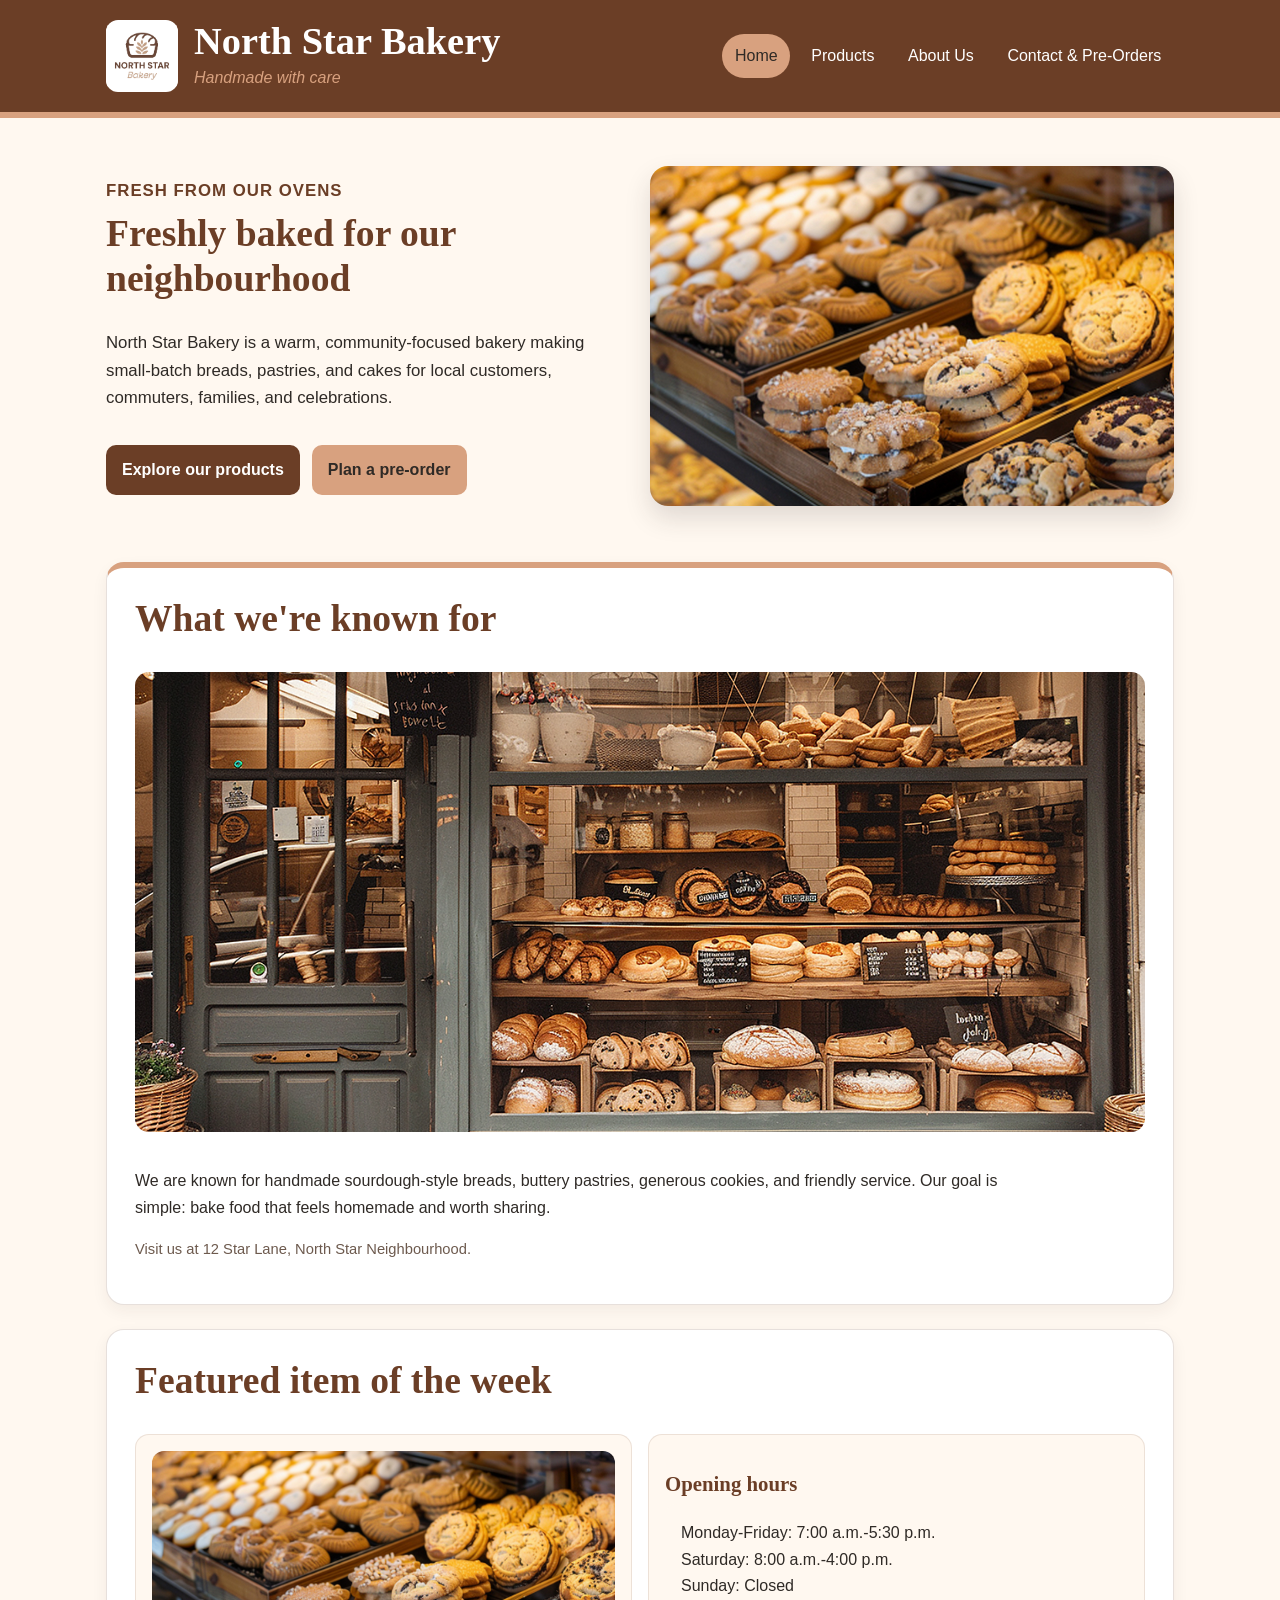
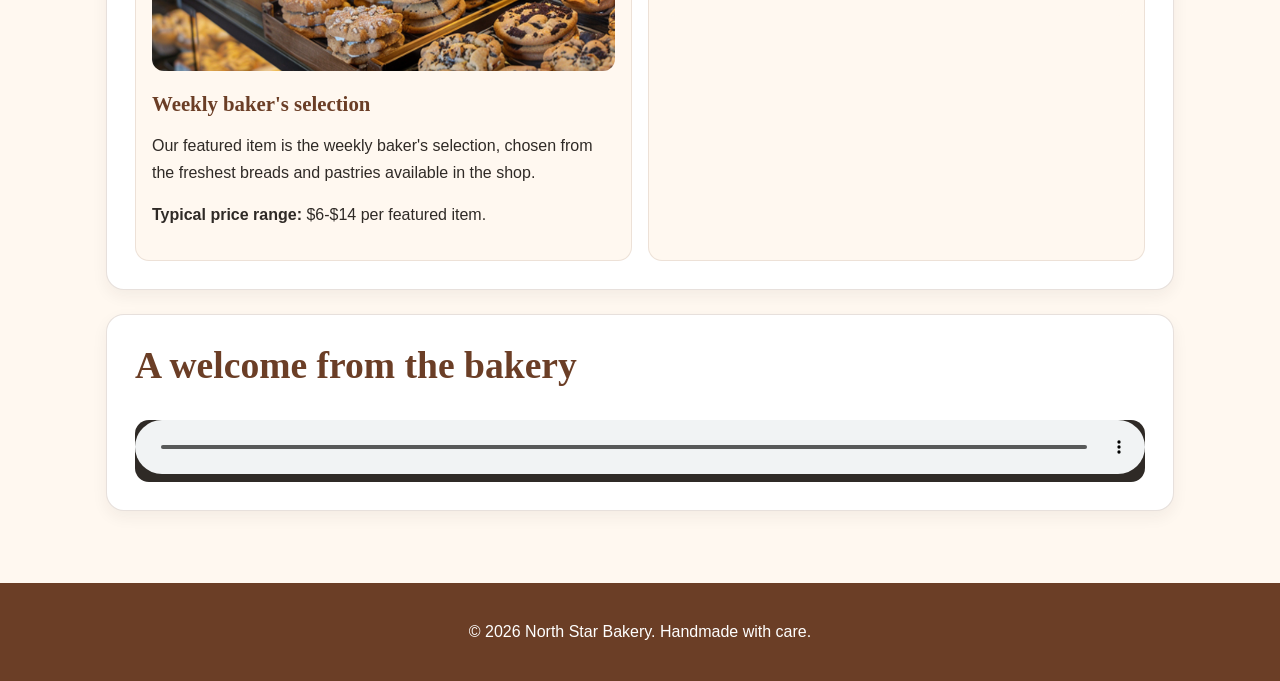
<file: index.html>
<!DOCTYPE html>
<html lang="en">
<head>
  <meta charset="UTF-8">
  <meta name="viewport" content="width=device-width, initial-scale=1.0">
  <meta name="description" content="North Star Bakery - handmade breads, pastries and celebration treats for the neighbourhood.">
  <title>North Star Bakery | Home</title>
  <link rel="stylesheet" href="styles.css?v=3">
</head>
<body>
<header class="site-header">
  <div class="header-inner">
    <a class="brand" href="index.html">
      <img src="bakery-logo.png" alt="North Star Bakery logo with a loaf of bread">
      <span class="brand-text">
        <h1>North Star Bakery</h1>
        <p>Handmade with care</p>
      </span>
    </a>
    <nav class="main-nav" aria-label="Main navigation">
      <ul>
        <li><a href="index.html" aria-current="page">Home</a></li>
        <li><a href="products.html">Products</a></li>
        <li><a href="about.html">About Us</a></li>
        <li><a href="contact.html">Contact &amp; Pre-Orders</a></li>
      </ul>
    </nav>
  </div>
</header>

<main>
  <section class="hero">
    <div class="hero-copy">
      <p class="eyebrow">Fresh from our ovens</p>
      <h2>Freshly baked for our neighbourhood</h2>
      <p>North Star Bakery is a warm, community-focused bakery making small-batch breads, pastries, and cakes for local customers, commuters, families, and celebrations.</p>
      <div class="button-row">
        <a class="button" href="products.html">Explore our products</a>
        <a class="button secondary" href="contact.html">Plan a pre-order</a>
      </div>
    </div>
    <div class="hero-media">
      <img src="bakery-feature-large.png" alt="Featured selection of freshly baked North Star Bakery treats">
    </div>
  </section>

  <section class="section section-accent">
    <h2>What we're known for</h2>
    <div class="two-column known-for">
      <img src="bakery-storefront.png" alt="North Star Bakery storefront with a display window full of baked goods">
      <div class="known-for-copy">
        <p>We are known for handmade sourdough-style breads, buttery pastries, generous cookies, and friendly service. Our goal is simple: bake food that feels homemade and worth sharing.</p>
        <p class="small-note">Visit us at 12 Star Lane, North Star Neighbourhood.</p>
      </div>
    </div>
  </section>

  <section class="section">
    <h2>Featured item of the week</h2>
    <div class="cards">
      <article class="card">
        <picture>
          <source srcset="bakery-feature-small.png" media="(max-width: 600px)">
          <img src="bakery-feature-large.png" alt="Featured selection of freshly baked North Star Bakery treats">
        </picture>
        <h3>Weekly baker's selection</h3>
        <p>Our featured item is the weekly baker's selection, chosen from the freshest breads and pastries available in the shop.</p>
        <p><strong>Typical price range:</strong> $6-$14 per featured item.</p>
      </article>
      <article class="card">
        <h3>Opening hours</h3>
        <address>
          Monday-Friday: 7:00 a.m.-5:30 p.m.<br>
          Saturday: 8:00 a.m.-4:00 p.m.<br>
          Sunday: Closed
        </address>
      </article>
    </div>
  </section>

  <section class="section">
    <h2>A welcome from the bakery</h2>
    <div class="media-frame">
      <audio controls>
        <source src="bakery-welcome.mp3" type="audio/mpeg">
        Your browser does not support audio playback. The North Star Bakery welcome message is available as audio in a supported browser.
      </audio>
    </div>
  </section>
</main>
<footer class="site-footer">
  <p>&copy; 2026 North Star Bakery. Handmade with care.</p>
</footer>

</body>
</html>
</file>
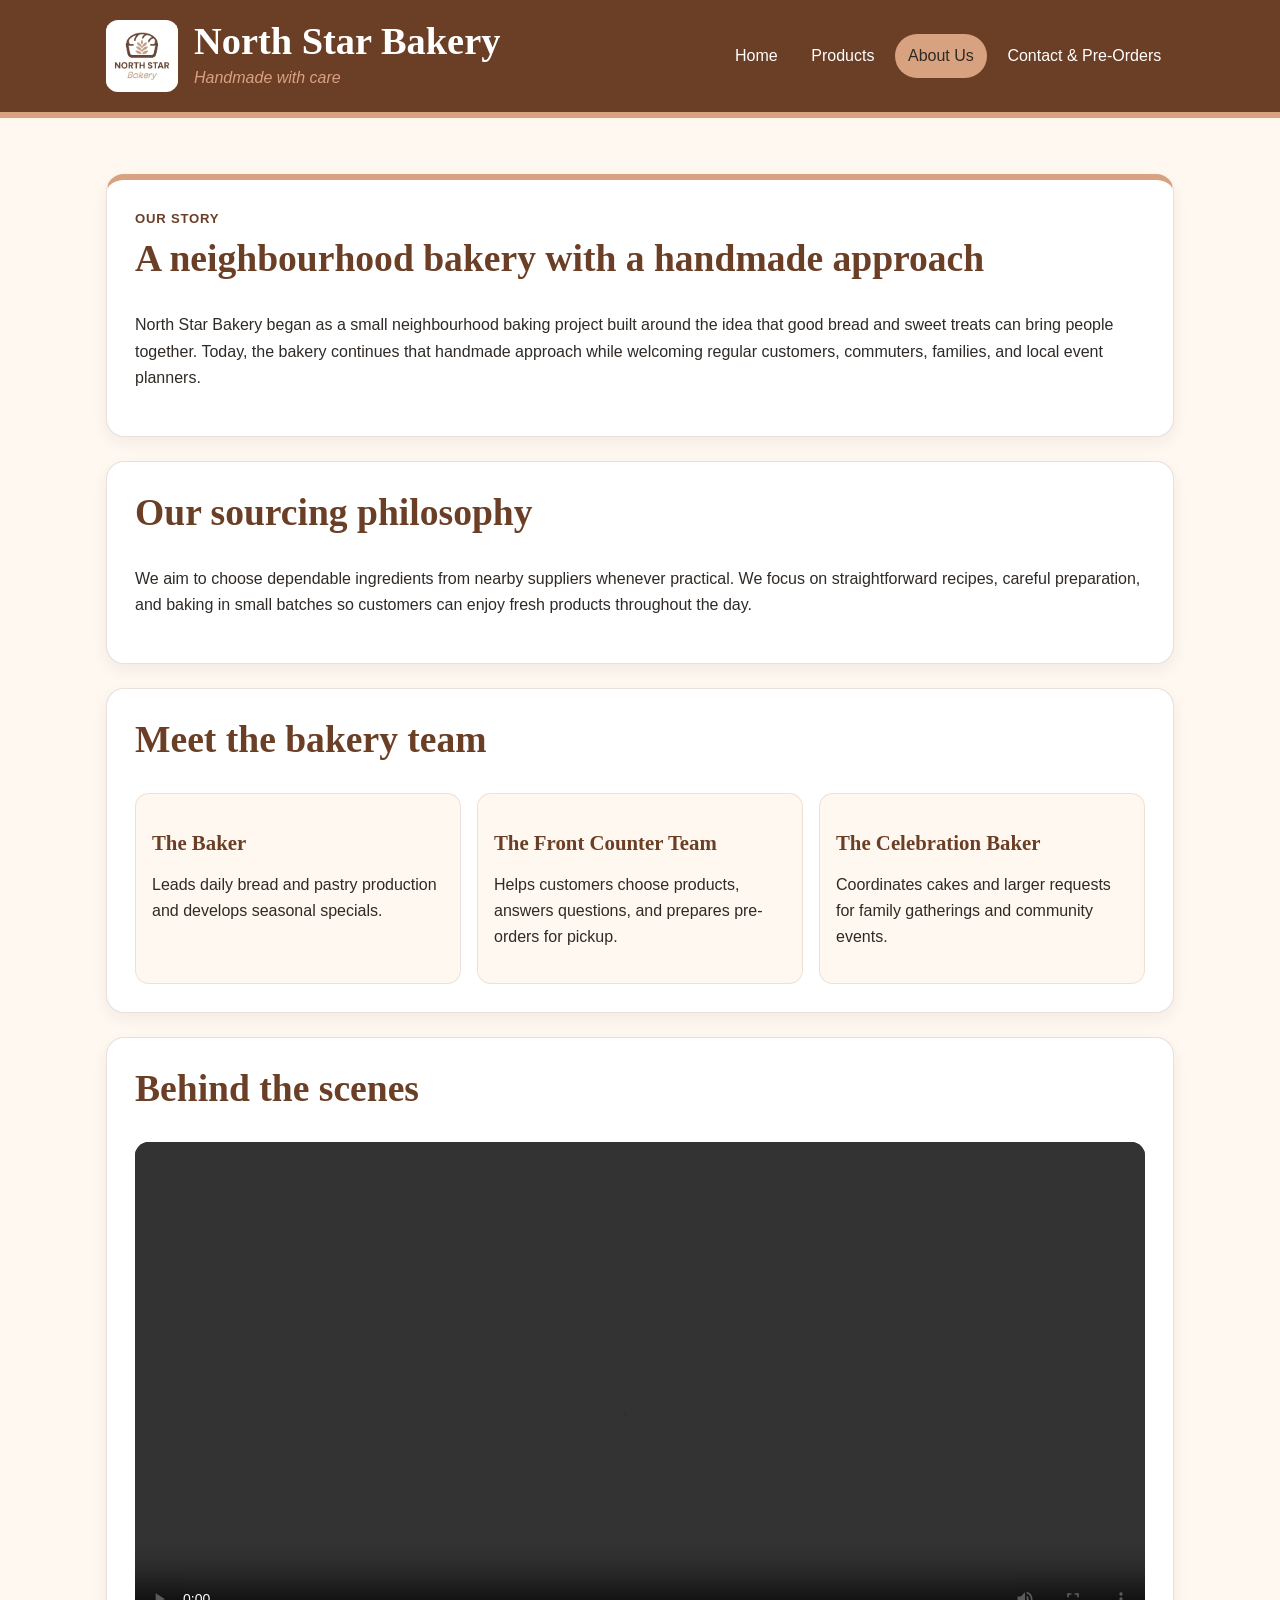
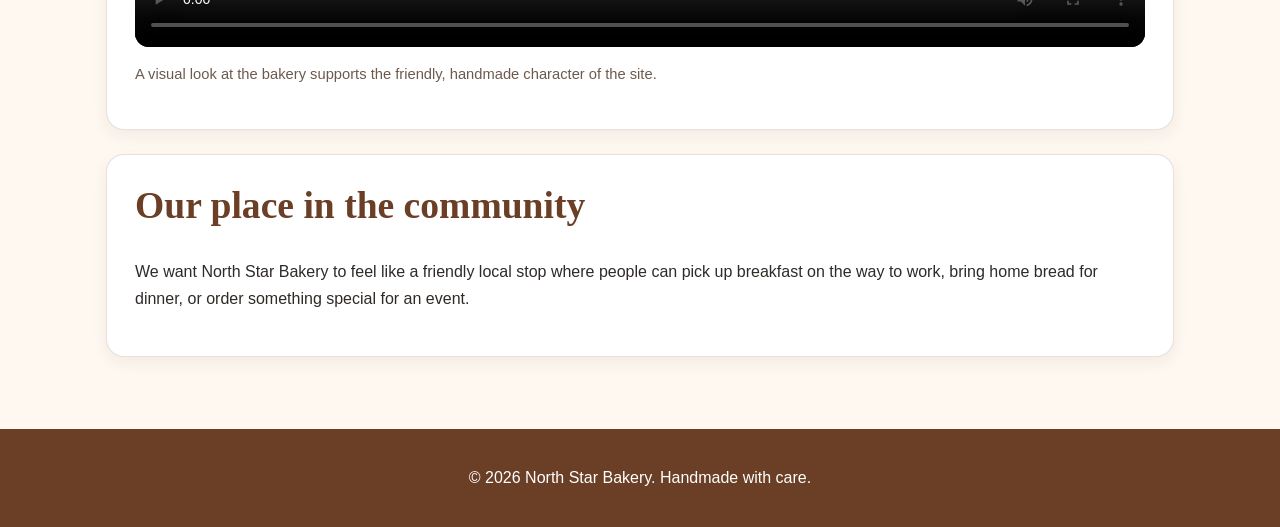
<file: about.html>
<!DOCTYPE html>
<html lang="en">
<head>
  <meta charset="UTF-8">
  <meta name="viewport" content="width=device-width, initial-scale=1.0">
  <meta name="description" content="Learn the story, sourcing philosophy and community focus of North Star Bakery.">
  <title>North Star Bakery | About Us</title>
  <link rel="stylesheet" href="styles.css?v=2">
</head>
<body>
<header class="site-header">
  <div class="header-inner">
    <a class="brand" href="index.html">
      <img src="bakery-logo.png" alt="North Star Bakery logo with a loaf of bread">
      <span class="brand-text">
        <h1>North Star Bakery</h1>
        <p>Handmade with care</p>
      </span>
    </a>
    <nav class="main-nav" aria-label="Main navigation">
      <ul>
        <li><a href="index.html">Home</a></li>
        <li><a href="products.html">Products</a></li>
        <li><a href="about.html" aria-current="page">About Us</a></li>
        <li><a href="contact.html">Contact &amp; Pre-Orders</a></li>
      </ul>
    </nav>
  </div>
</header>

<main>
  <section class="section section-accent">
    <p class="eyebrow">Our story</p>
    <h2>A neighbourhood bakery with a handmade approach</h2>
    <p>North Star Bakery began as a small neighbourhood baking project built around the idea that good bread and sweet treats can bring people together. Today, the bakery continues that handmade approach while welcoming regular customers, commuters, families, and local event planners.</p>
  </section>

  <section class="section">
    <h2>Our sourcing philosophy</h2>
    <p>We aim to choose dependable ingredients from nearby suppliers whenever practical. We focus on straightforward recipes, careful preparation, and baking in small batches so customers can enjoy fresh products throughout the day.</p>
  </section>

  <section class="section">
    <h2>Meet the bakery team</h2>
    <div class="cards">
      <article class="card"><h3>The Baker</h3><p>Leads daily bread and pastry production and develops seasonal specials.</p></article>
      <article class="card"><h3>The Front Counter Team</h3><p>Helps customers choose products, answers questions, and prepares pre-orders for pickup.</p></article>
      <article class="card"><h3>The Celebration Baker</h3><p>Coordinates cakes and larger requests for family gatherings and community events.</p></article>
    </div>
  </section>

  <section class="section">
    <h2>Behind the scenes</h2>
    <div class="media-frame">
      <video controls>
        <source src="bakery-behind-scenes.mp4" type="video/mp4">
        Your browser does not support video playback. A behind-the-scenes video of North Star Bakery production is available in a supported browser.
      </video>
    </div>
    <p class="small-note">A visual look at the bakery supports the friendly, handmade character of the site.</p>
  </section>

  <section class="section">
    <h2>Our place in the community</h2>
    <p>We want North Star Bakery to feel like a friendly local stop where people can pick up breakfast on the way to work, bring home bread for dinner, or order something special for an event.</p>
  </section>
</main>
<footer class="site-footer">
  <p>&copy; 2026 North Star Bakery. Handmade with care.</p>
</footer>

</body>
</html>
</file>
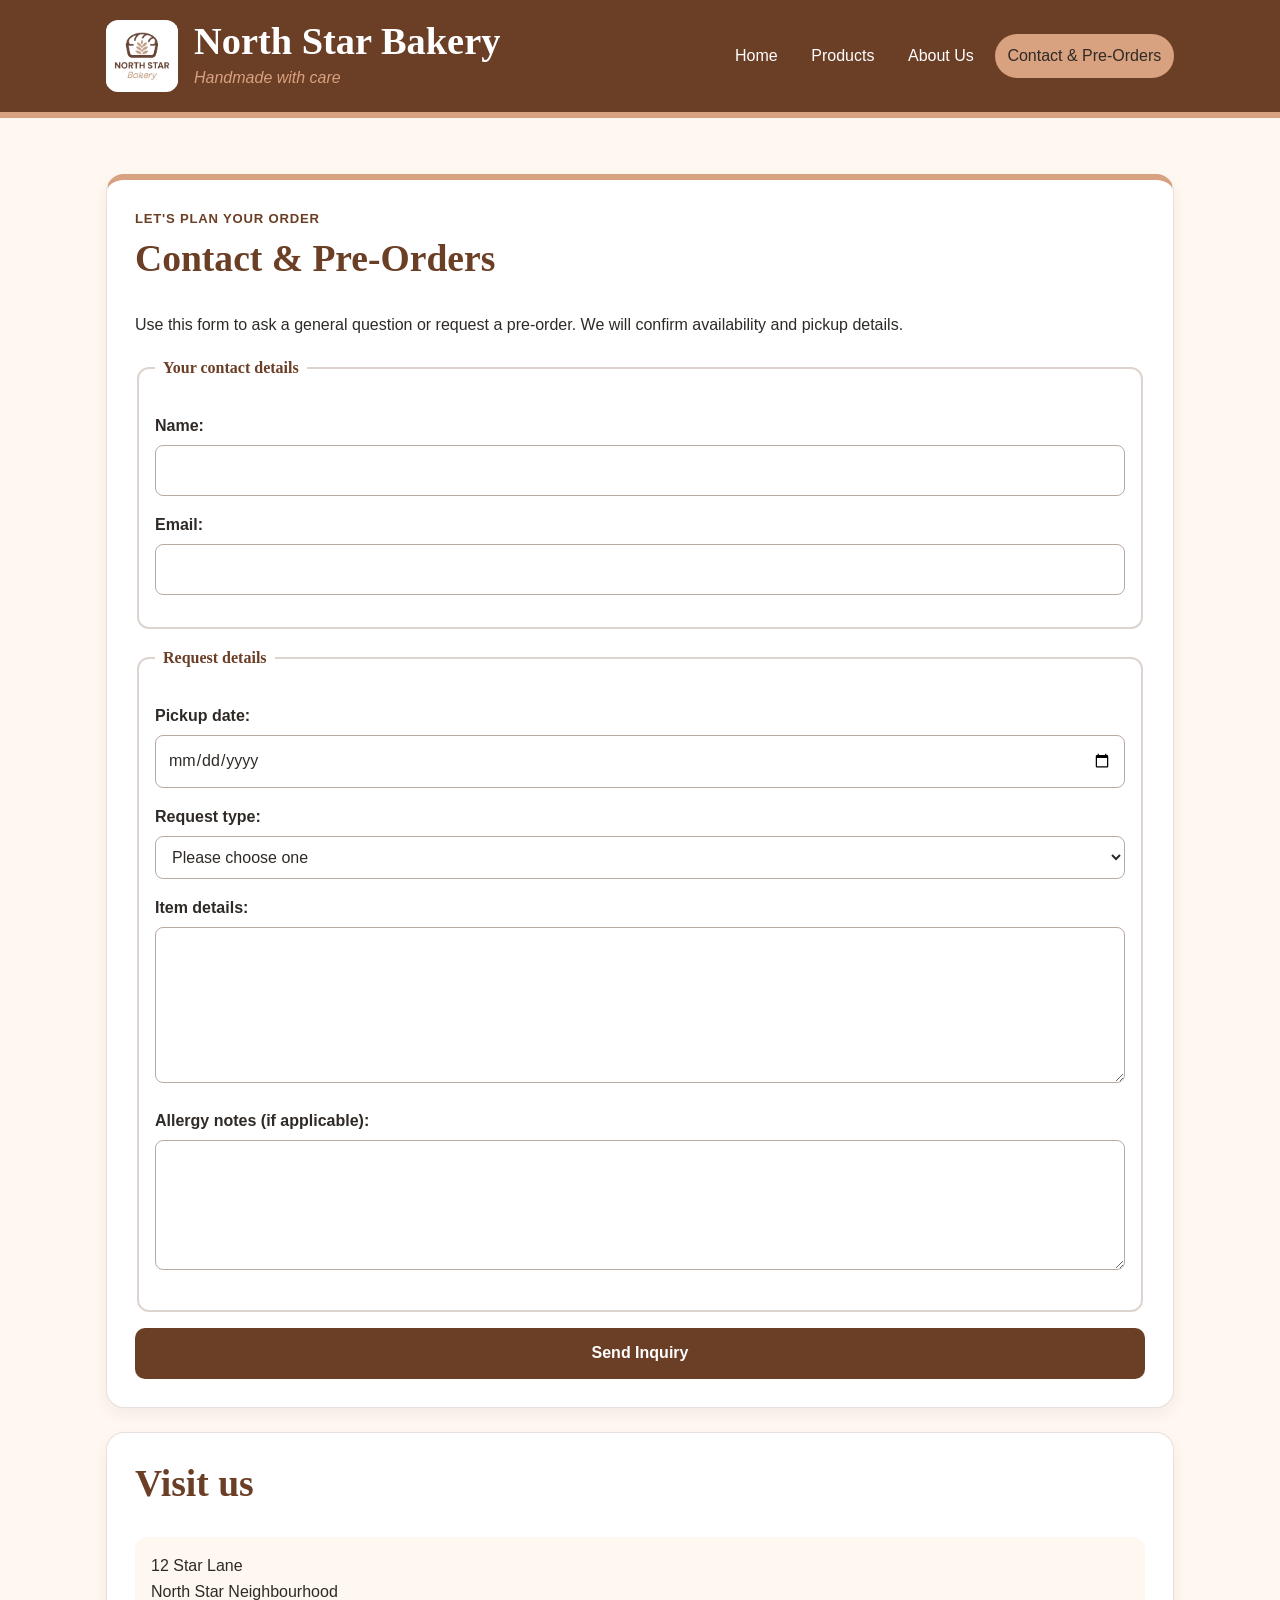
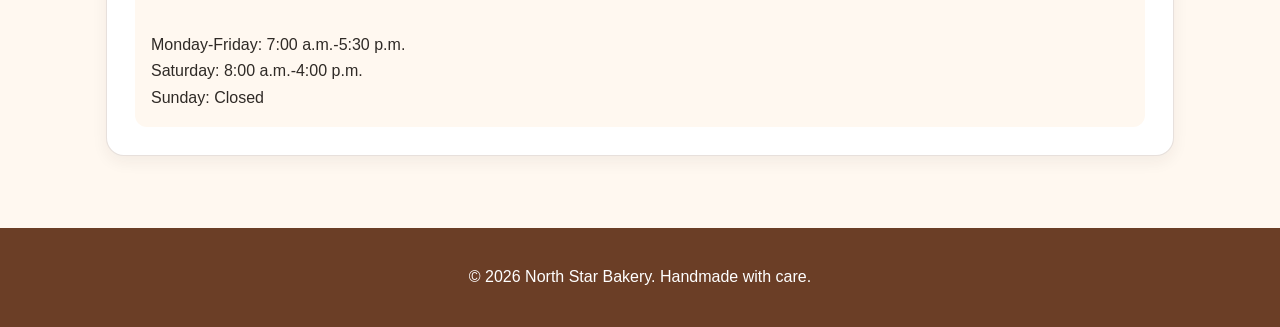
<file: contact.html>
<!DOCTYPE html>
<html lang="en">
<head>
  <meta charset="UTF-8">
  <meta name="viewport" content="width=device-width, initial-scale=1.0">
  <meta name="description" content="Contact North Star Bakery and request a pre-order.">
  <title>North Star Bakery | Contact &amp; Pre-Orders</title>
  <link rel="stylesheet" href="styles.css?v=2">
</head>
<body>
<header class="site-header">
  <div class="header-inner">
    <a class="brand" href="index.html">
      <img src="bakery-logo.png" alt="North Star Bakery logo with a loaf of bread">
      <span class="brand-text">
        <h1>North Star Bakery</h1>
        <p>Handmade with care</p>
      </span>
    </a>
    <nav class="main-nav" aria-label="Main navigation">
      <ul>
        <li><a href="index.html">Home</a></li>
        <li><a href="products.html">Products</a></li>
        <li><a href="about.html">About Us</a></li>
        <li><a href="contact.html" aria-current="page">Contact &amp; Pre-Orders</a></li>
      </ul>
    </nav>
  </div>
</header>

<main>
  <section class="section section-accent">
    <p class="eyebrow">Let's plan your order</p>
    <h2>Contact &amp; Pre-Orders</h2>
    <p>Use this form to ask a general question or request a pre-order. We will confirm availability and pickup details.</p>

    <form action="#" method="post">
      <fieldset>
        <legend>Your contact details</legend>
        <p>
          <label for="name">Name:</label>
          <input type="text" id="name" name="name" required minlength="2" pattern="[A-Za-zÀ-ÖØ-öø-ÿ' -]{2,60}">
        </p>
        <p>
          <label for="email">Email:</label>
          <input type="email" id="email" name="email" required>
        </p>
      </fieldset>

      <fieldset>
        <legend>Request details</legend>
        <p>
          <label for="pickup-date">Pickup date:</label>
          <input type="date" id="pickup-date" name="pickup-date" required>
        </p>
        <p>
          <label for="request-type">Request type:</label>
          <select id="request-type" name="request-type" required>
            <option value="">Please choose one</option>
            <option value="pre-order">Pre-order</option>
            <option value="general-question">General question</option>
            <option value="event-order">Event order</option>
          </select>
        </p>
        <p>
          <label for="item-details">Item details:</label>
          <textarea id="item-details" name="item-details" rows="5" required minlength="5"></textarea>
        </p>
        <p>
          <label for="allergy-notes">Allergy notes (if applicable):</label>
          <textarea id="allergy-notes" name="allergy-notes" rows="4"></textarea>
        </p>
      </fieldset>

      <button class="button" type="submit">Send Inquiry</button>
    </form>
  </section>

  <section class="section">
    <h2>Visit us</h2>
    <address>
      12 Star Lane<br>
      North Star Neighbourhood<br><br>
      Monday-Friday: 7:00 a.m.-5:30 p.m.<br>
      Saturday: 8:00 a.m.-4:00 p.m.<br>
      Sunday: Closed
    </address>
  </section>
</main>
<footer class="site-footer">
  <p>&copy; 2026 North Star Bakery. Handmade with care.</p>
</footer>

</body>
</html>
</file>
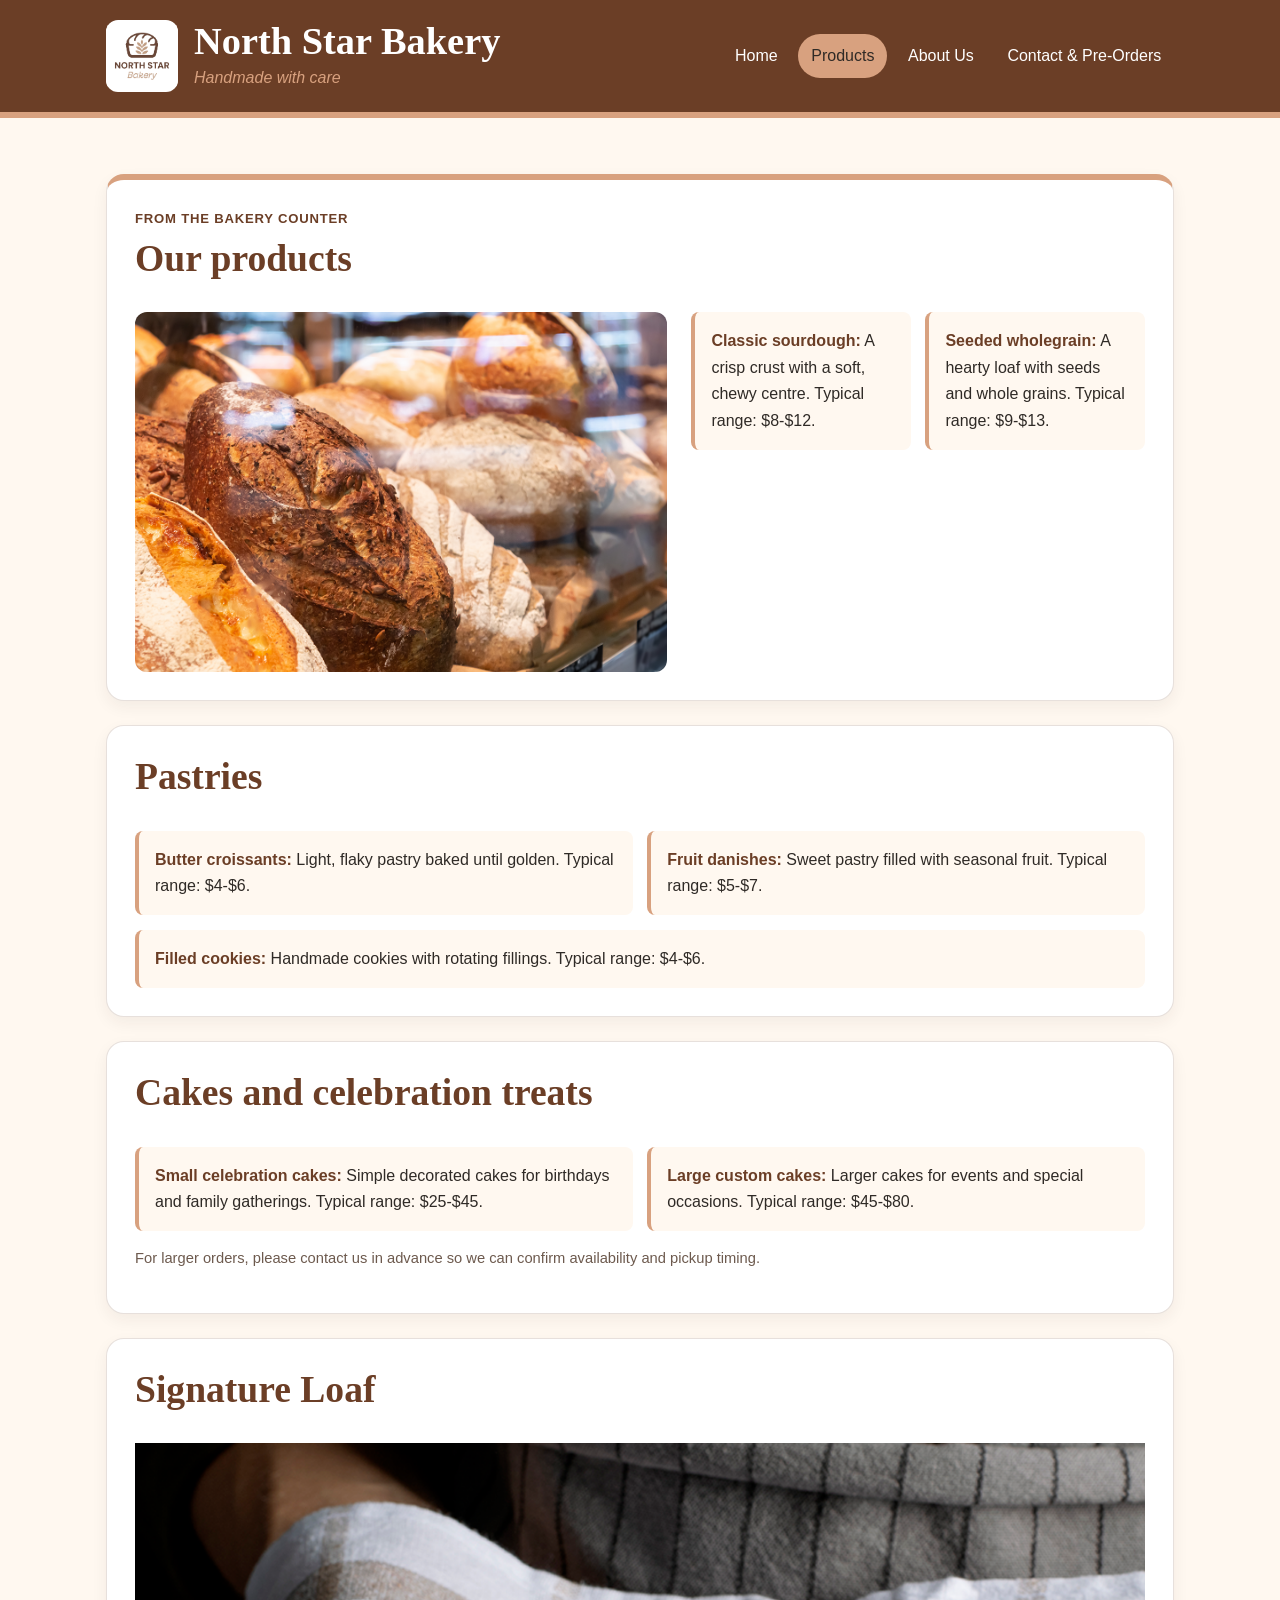
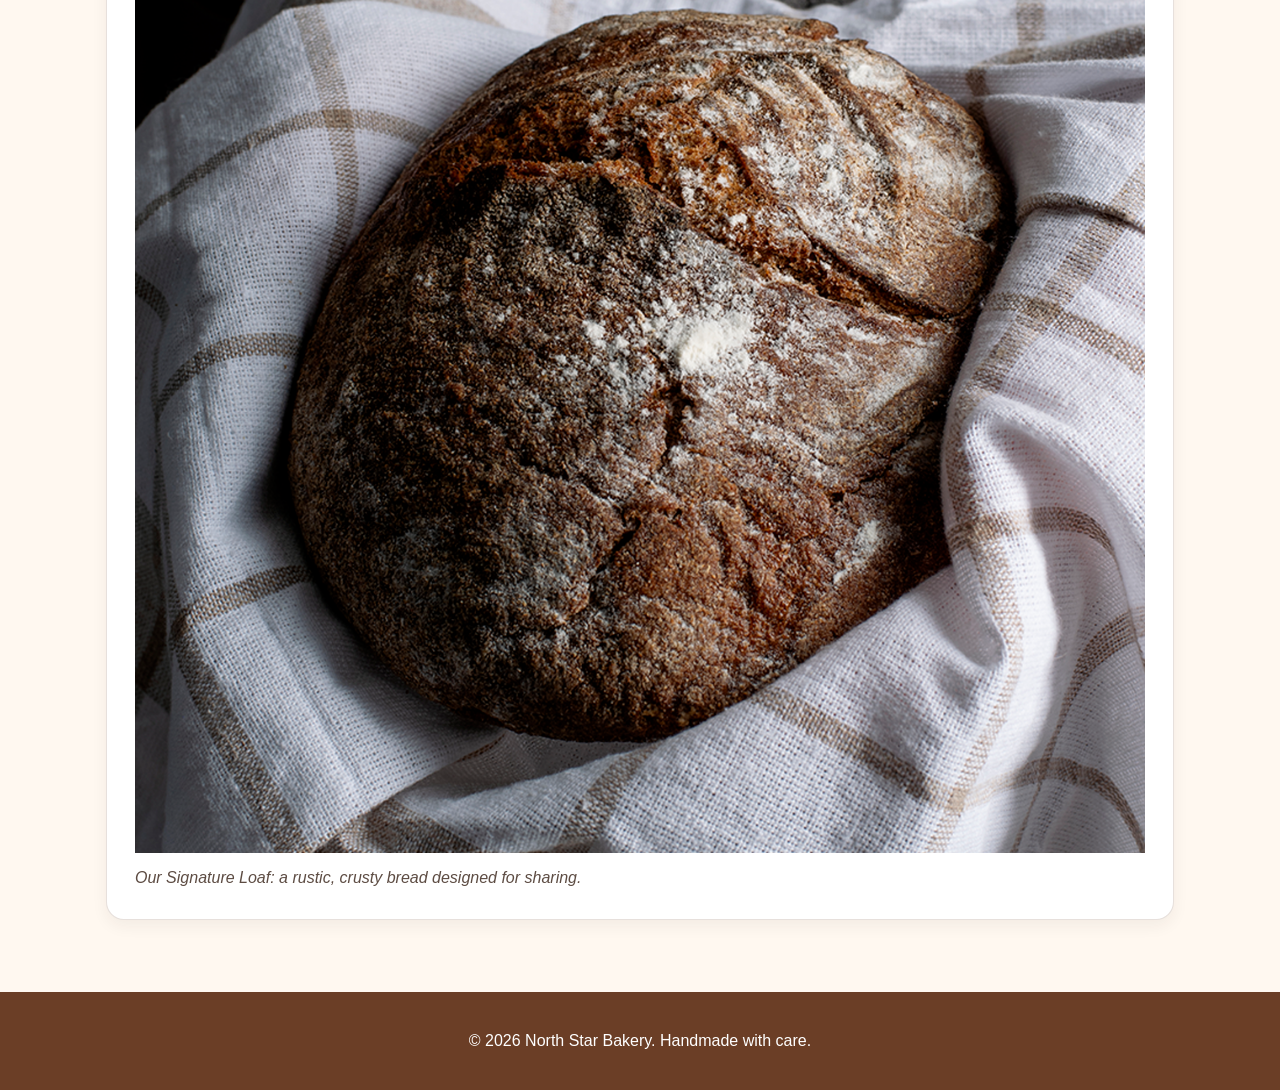
<file: products.html>
<!DOCTYPE html>
<html lang="en">
<head>
  <meta charset="UTF-8">
  <meta name="viewport" content="width=device-width, initial-scale=1.0">
  <meta name="description" content="North Star Bakery breads, pastries, cookies and celebration cakes.">
  <title>North Star Bakery | Products</title>
  <link rel="stylesheet" href="styles.css?v=2">
</head>
<body>
<header class="site-header">
  <div class="header-inner">
    <a class="brand" href="index.html">
      <img src="bakery-logo.png" alt="North Star Bakery logo with a loaf of bread">
      <span class="brand-text">
        <h1>North Star Bakery</h1>
        <p>Handmade with care</p>
      </span>
    </a>
    <nav class="main-nav" aria-label="Main navigation">
      <ul>
        <li><a href="index.html">Home</a></li>
        <li><a href="products.html" aria-current="page">Products</a></li>
        <li><a href="about.html">About Us</a></li>
        <li><a href="contact.html">Contact &amp; Pre-Orders</a></li>
      </ul>
    </nav>
  </div>
</header>

<main>
  <section class="section section-accent">
    <p class="eyebrow">From the bakery counter</p>
    <h2>Our products</h2>
    <div class="two-column">
      <img src="bakery-bread.png" alt="Assorted artisan loaves of freshly baked bread">
      <div class="product-list">
        <div class="product-item"><strong>Classic sourdough:</strong> A crisp crust with a soft, chewy centre. Typical range: $8-$12.</div>
        <div class="product-item"><strong>Seeded wholegrain:</strong> A hearty loaf with seeds and whole grains. Typical range: $9-$13.</div>
      </div>
    </div>
  </section>

  <section class="section">
    <h2>Pastries</h2>
    <div class="product-list">
      <div class="product-item"><strong>Butter croissants:</strong> Light, flaky pastry baked until golden. Typical range: $4-$6.</div>
      <div class="product-item"><strong>Fruit danishes:</strong> Sweet pastry filled with seasonal fruit. Typical range: $5-$7.</div>
      <div class="product-item"><strong>Filled cookies:</strong> Handmade cookies with rotating fillings. Typical range: $4-$6.</div>
    </div>
  </section>

  <section class="section">
    <h2>Cakes and celebration treats</h2>
    <div class="product-list">
      <div class="product-item"><strong>Small celebration cakes:</strong> Simple decorated cakes for birthdays and family gatherings. Typical range: $25-$45.</div>
      <div class="product-item"><strong>Large custom cakes:</strong> Larger cakes for events and special occasions. Typical range: $45-$80.</div>
    </div>
    <p class="small-note">For larger orders, please contact us in advance so we can confirm availability and pickup timing.</p>
  </section>

  <section class="section">
    <h2>Signature Loaf</h2>
    <figure>
      <img src="bakery-signature-loaf.png" alt="North Star Bakery signature loaf with a deeply browned crust and scored top">
      <figcaption>Our Signature Loaf: a rustic, crusty bread designed for sharing.</figcaption>
    </figure>
  </section>
</main>
<footer class="site-footer">
  <p>&copy; 2026 North Star Bakery. Handmade with care.</p>
</footer>

</body>
</html>
</file>
<file: styles.css>
:root {
  --cream: #FFF8F0;
  --brown: #6B3E26;
  --peach: #D8A17F;
  --charcoal: #2F2A26;
  --white: #FFFFFF;
  --max-width: 1100px;
}

* { box-sizing: border-box; }
html { scroll-behavior: smooth; }
body {
  margin: 0;
  background: var(--cream);
  color: var(--charcoal);
  font-family: Arial, Helvetica, sans-serif;
  line-height: 1.65;
}
img, video { max-width: 100%; display: block; }
a { color: var(--brown); }
a:focus-visible, button:focus-visible, input:focus-visible,
select:focus-visible, textarea:focus-visible {
  outline: 3px solid var(--peach);
  outline-offset: 2px;
}
.site-header {
  background: var(--brown);
  color: var(--white);
  border-bottom: 6px solid var(--peach);
}
.header-inner {
  max-width: var(--max-width);
  margin: 0 auto;
  padding: 1.25rem 1rem;
}
.brand {
  display: flex;
  align-items: center;
  gap: 1rem;
  text-decoration: none;
  color: var(--white);
}
.brand img {
  width: 72px;
  height: 72px;
  object-fit: contain;
  background: var(--white);
  border-radius: 12px;
}
.brand-text h1 {
  margin: 0;
  font-family: Georgia, "Times New Roman", serif;
  font-size: clamp(1.65rem, 5vw, 2.4rem);
  line-height: 1.05;
}
.brand-text p {
  margin: 0.25rem 0 0;
  color: var(--peach);
  font-style: italic;
}
.main-nav ul {
  list-style: none;
  display: flex;
  flex-wrap: wrap;
  gap: 0.5rem;
  margin: 1rem 0 0;
  padding: 0;
}
.main-nav a {
  display: block;
  padding: 0.55rem 0.8rem;
  border-radius: 999px;
  color: var(--white);
  text-decoration: none;
}
.main-nav a:hover,
.main-nav a[aria-current="page"] {
  background: var(--peach);
  color: var(--charcoal);
}
main {
  max-width: var(--max-width);
  margin: 0 auto;
  padding: 1.25rem 1rem 3rem;
}
.hero {
  display: flex;
  flex-direction: column;
  gap: 1.25rem;
  align-items: stretch;
  padding: 1rem 0 2rem;
}
.hero-copy {
  display: flex;
  flex-direction: column;
  justify-content: center;
}
.eyebrow {
  margin: 0 0 0.4rem;
  color: var(--brown);
  font-weight: 700;
  letter-spacing: 0.06em;
  text-transform: uppercase;
  font-size: 0.82rem;
}
h2, h3 {
  font-family: Georgia, "Times New Roman", serif;
  color: var(--brown);
  line-height: 1.2;
}
h2 { font-size: clamp(1.65rem, 4vw, 2.35rem); margin-top: 0; }
h3 { font-size: 1.3rem; }
.hero h2 { margin-bottom: 0.7rem; }
.hero p { font-size: 1.05rem; }
.button-row {
  display: flex;
  flex-wrap: wrap;
  gap: 0.75rem;
  margin-top: 1rem;
}
.button {
  display: inline-block;
  padding: 0.75rem 1rem;
  border-radius: 10px;
  background: var(--brown);
  color: var(--white);
  font-weight: 700;
  text-decoration: none;
}
.button.secondary {
  background: var(--peach);
  color: var(--charcoal);
}
.hero-media {
  border-radius: 18px;
  overflow: hidden;
  box-shadow: 0 12px 26px rgba(47, 42, 38, 0.15);
}
.hero-media img {
  width: 100%;
  height: 100%;
  object-fit: cover;
}
.section {
  margin: 1.5rem 0;
  padding: 1.4rem;
  background: var(--white);
  border: 1px solid rgba(107, 62, 38, 0.16);
  border-radius: 18px;
  box-shadow: 0 6px 16px rgba(47, 42, 38, 0.06);
}
.section-accent { border-top: 6px solid var(--peach); }
.cards {
  display: flex;
  flex-direction: column;
  gap: 1rem;
}
.card {
  flex: 1 1 0;
  padding: 1rem;
  background: var(--cream);
  border-radius: 14px;
  border: 1px solid rgba(107, 62, 38, 0.12);
}
.card img {
  width: 100%;
  height: 220px;
  object-fit: cover;
  border-radius: 12px;
  margin-bottom: 0.9rem;
}
.card h3 { margin-bottom: 0.45rem; }
.product-list {
  display: flex;
  flex-direction: column;
  gap: 0.9rem;
}
.product-item {
  padding: 1rem;
  border-left: 4px solid var(--peach);
  background: var(--cream);
  border-radius: 8px;
}
.product-item strong { color: var(--brown); }
figure { margin: 0; }
figcaption {
  margin-top: 0.7rem;
  font-style: italic;
  color: #5d4c43;
}
address {
  font-style: normal;
  background: var(--cream);
  border-radius: 12px;
  padding: 1rem;
}
.media-frame {
  border-radius: 14px;
  overflow: hidden;
  background: var(--charcoal);
}
.media-frame audio,
.media-frame video { width: 100%; }
form {
  display: flex;
  flex-direction: column;
  gap: 1rem;
}
fieldset {
  border: 2px solid rgba(107, 62, 38, 0.22);
  border-radius: 12px;
  padding: 1rem;
}
legend {
  padding: 0 0.5rem;
  font-family: Georgia, "Times New Roman", serif;
  font-weight: 700;
  color: var(--brown);
}
label {
  display: inline-block;
  margin-bottom: 0.35rem;
  font-weight: 700;
}
input, select, textarea {
  width: 100%;
  border: 1px solid #B9AAA0;
  border-radius: 8px;
  padding: 0.7rem 0.75rem;
  font: inherit;
  color: var(--charcoal);
  background: var(--white);
}
textarea { resize: vertical; }
button {
  border: 0;
  cursor: pointer;
  font: inherit;
}
.site-footer {
  background: var(--brown);
  color: var(--white);
  text-align: center;
  padding: 1.25rem 1rem;
}
.small-note {
  color: #6d5a4e;
  font-size: 0.92rem;
}
@media (min-width: 720px) {
  .header-inner {
    display: flex;
    align-items: center;
    justify-content: space-between;
    gap: 1.5rem;
  }
  .main-nav ul {
    justify-content: flex-end;
    margin-top: 0;
  }
  .hero {
    flex-direction: row;
    align-items: stretch;
  }
  .hero-copy, .hero-media {
    flex: 1 1 0;
    min-width: 0;
  }
  .hero-media { min-height: 340px; }
  .cards { flex-direction: row; }
  .product-list {
    flex-direction: row;
    flex-wrap: wrap;
  }
  .product-item { flex: 1 1 45%; }
  .two-column {
    display: flex;
    gap: 1.5rem;
    align-items: flex-start;
  }
  .two-column > * { min-width: 0; }
  .section-accent .two-column > div {
    flex: 0 1 46%;
  }
  .section-accent .two-column > img {
    flex: 1 1 54%;
  }
  .two-column img {
    width: 100%;
    max-width: 100%;
    height: 360px;
    object-fit: cover;
    border-radius: 12px;
  }

  /* Homepage "What we're known for": large photo first, readable text below. */
  .known-for {
    flex-direction: column;
    gap: 1.25rem;
  }

  .known-for > img {
    flex: none !important;
    width: 100%;
    height: 460px;
    object-fit: cover;
    border-radius: 14px;
  }

  .known-for-copy {
    flex: none !important;
    width: 100%;
    max-width: 900px;
  }
}
@media (min-width: 1000px) {
  main { padding-top: 2rem; }
  .section { padding: 1.75rem; }
}
@media (max-width: 719px) {
  .two-column img {
    margin-top: 0.5rem;
    width: 100%;
    height: auto;
    border-radius: 12px;
  }
}
</file>
